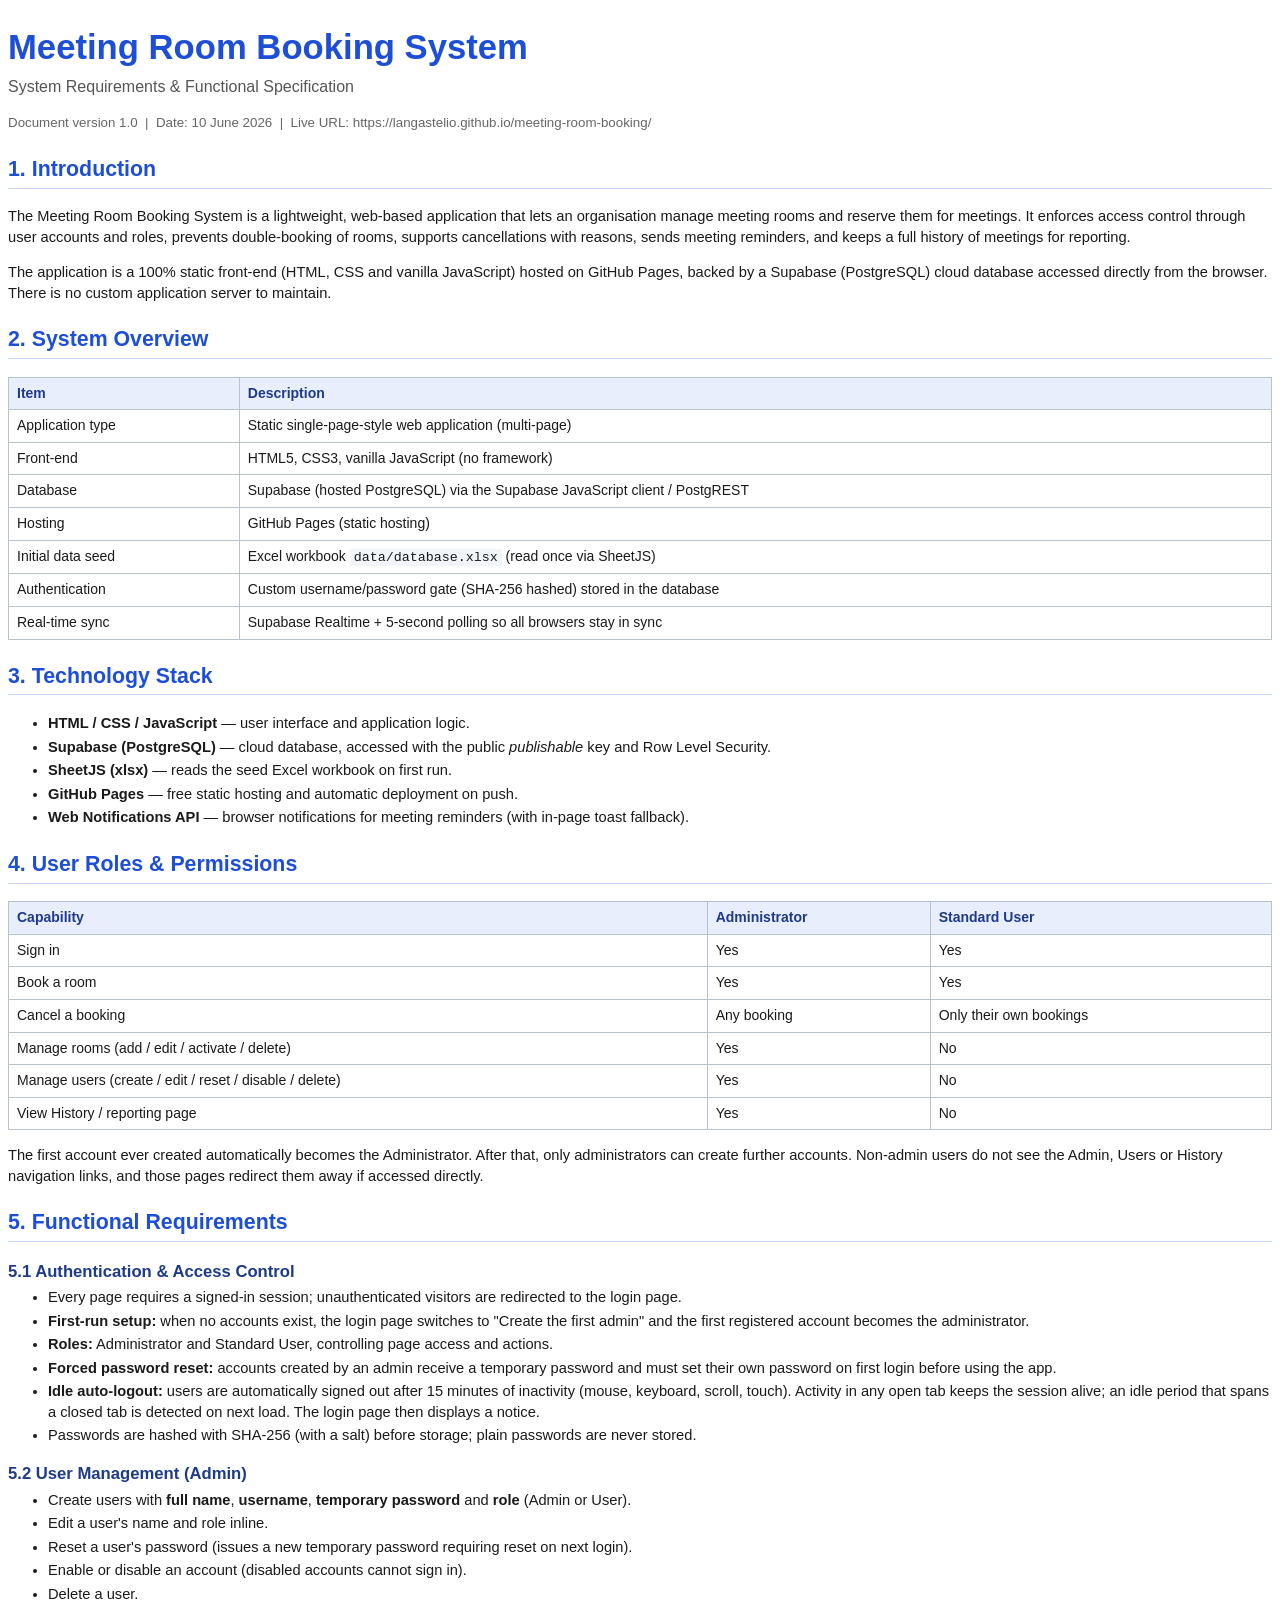
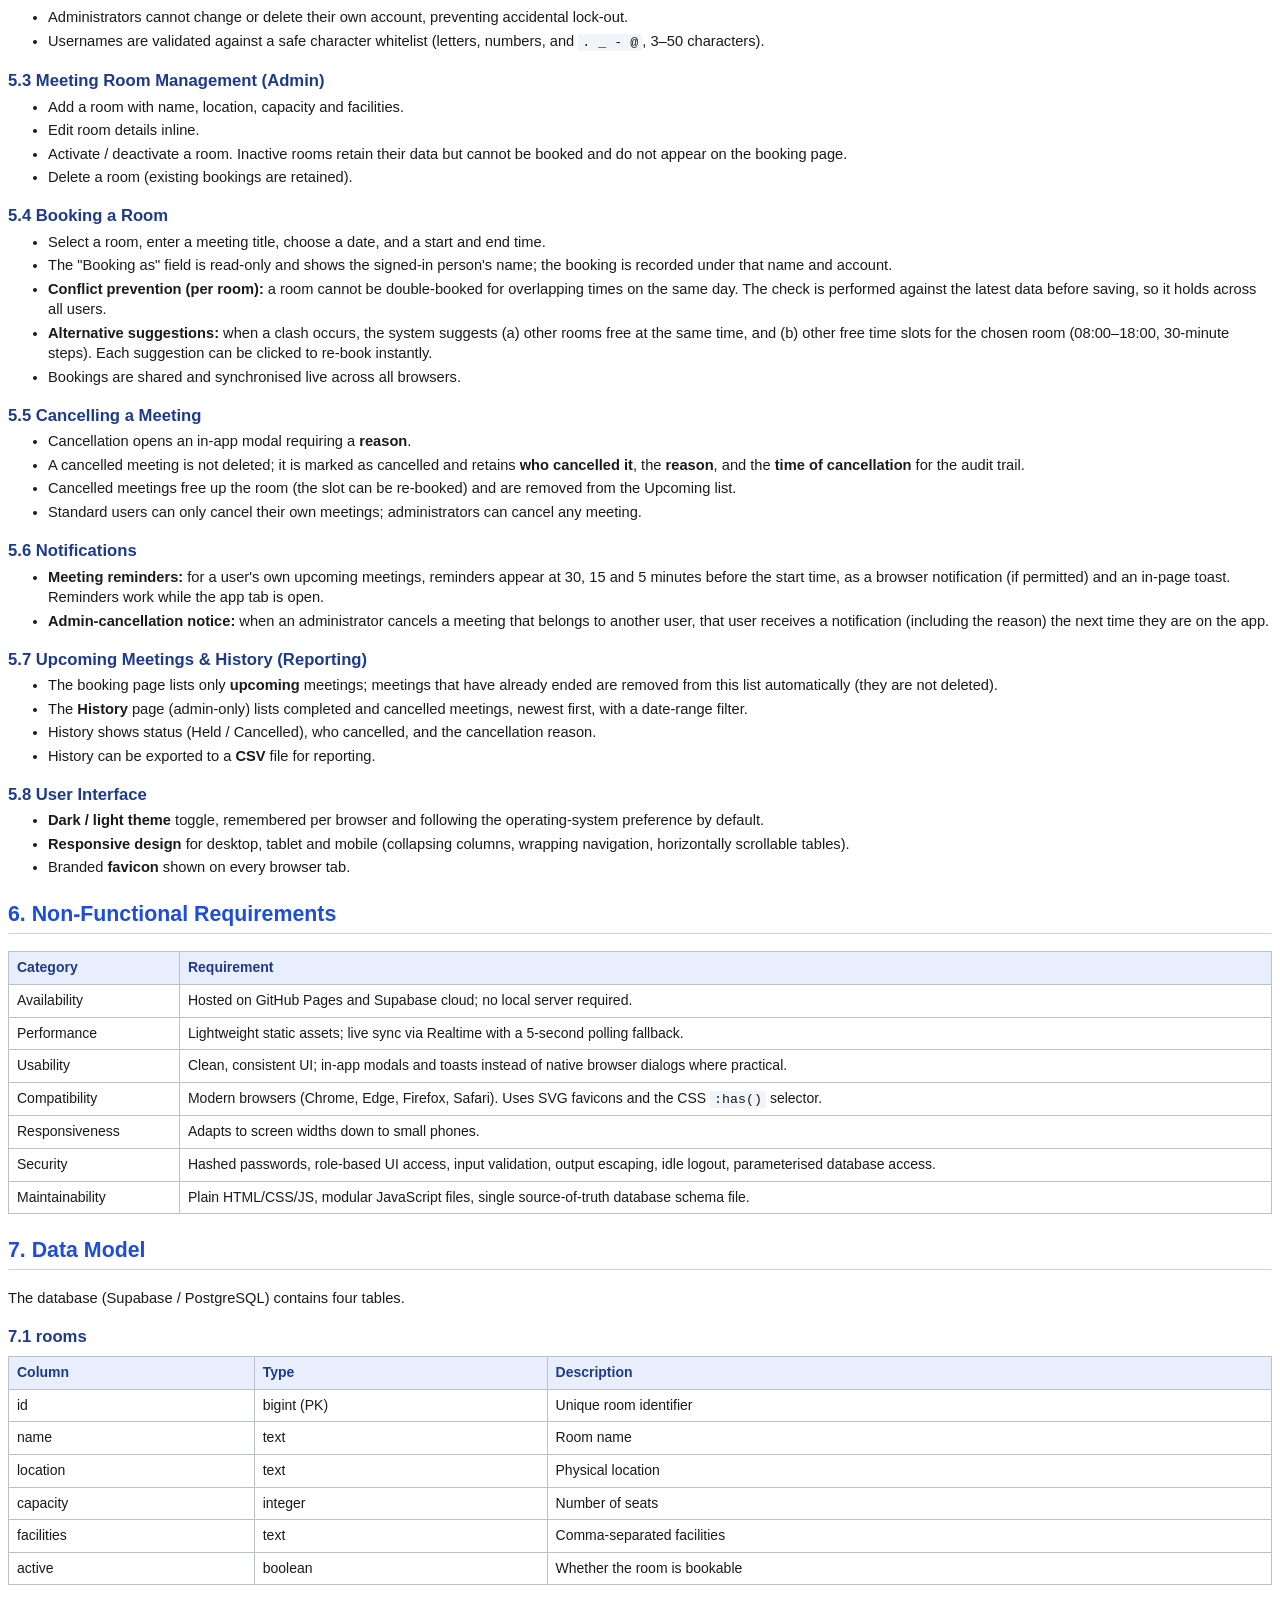
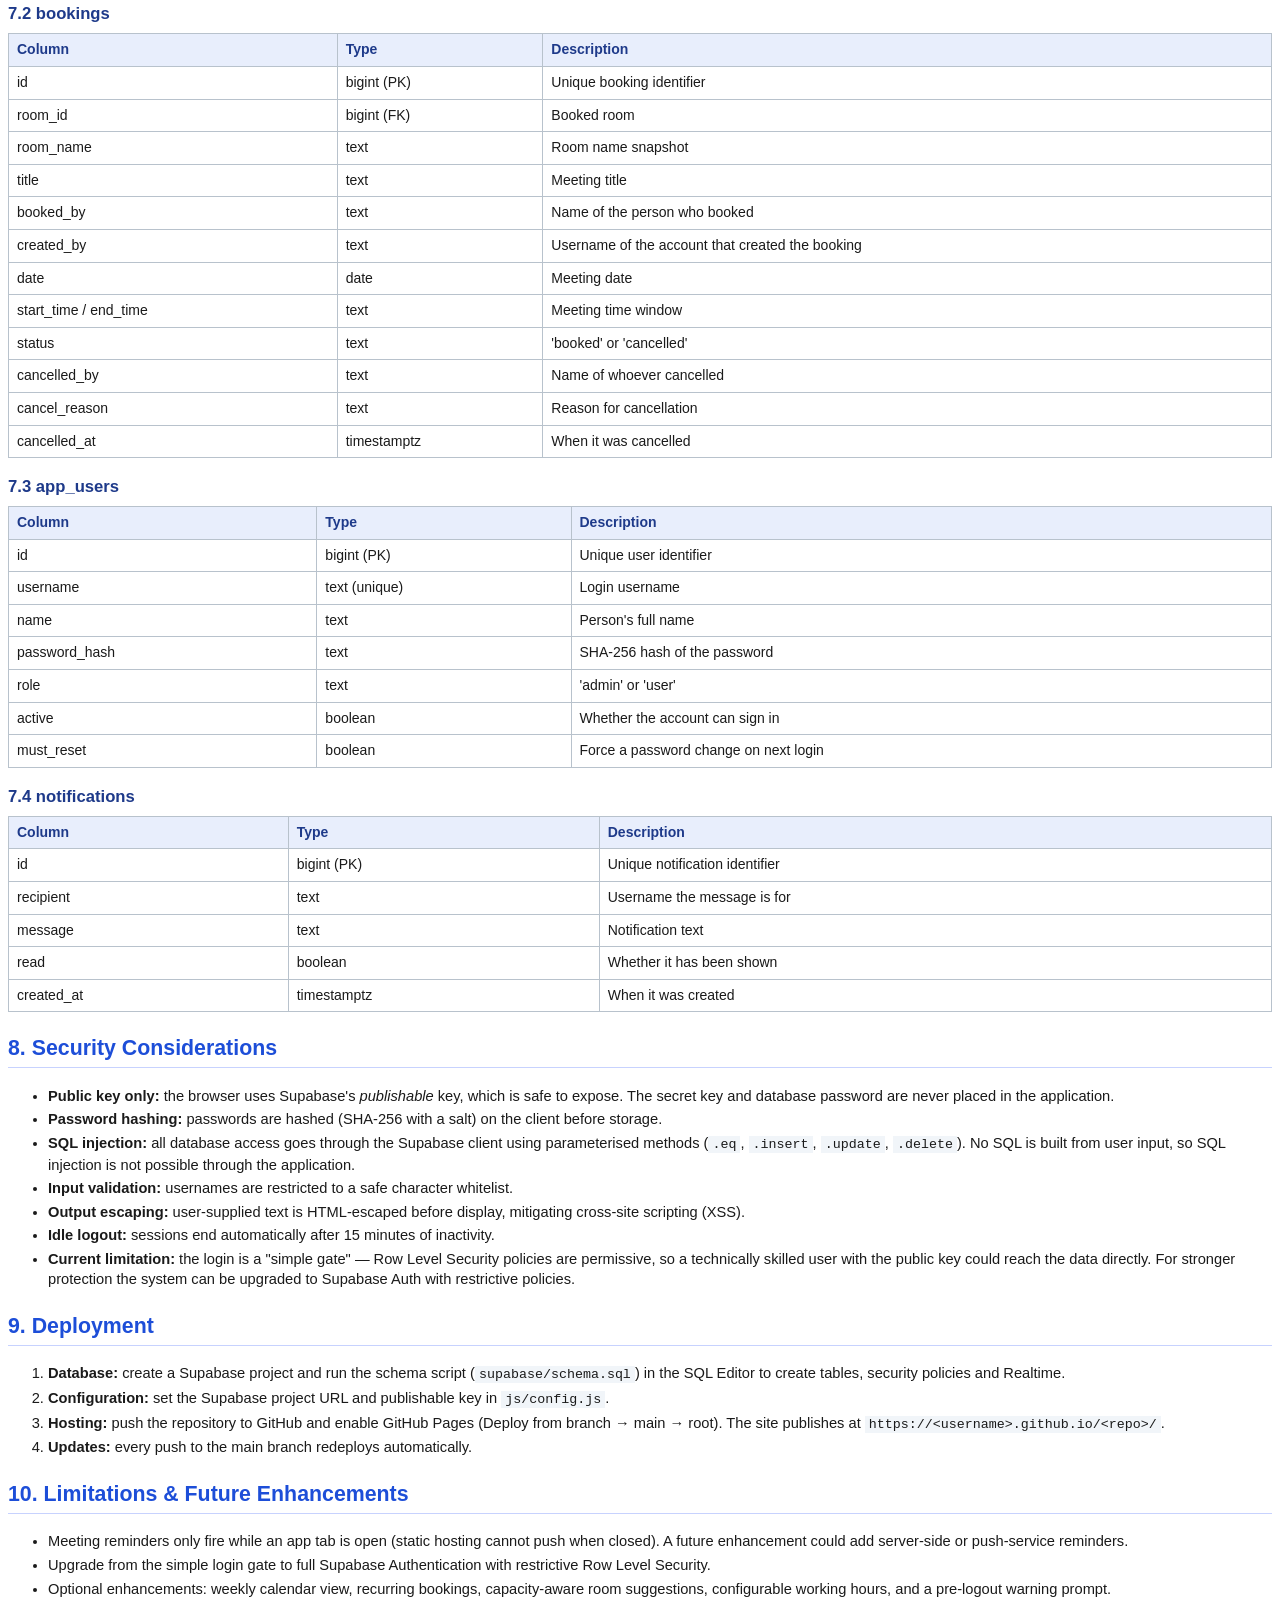
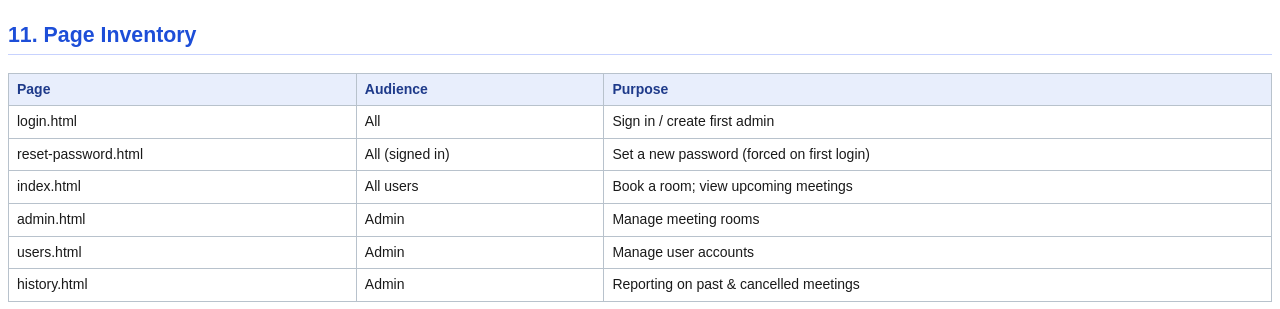
<file: docs/system-documentation.html>
<!DOCTYPE html>
<html lang="en">
<head>
<meta charset="UTF-8" />
<title>Meeting Room Booking System — Documentation</title>
<style>
  body { font-family: Calibri, Arial, sans-serif; font-size: 11pt; color: #1a1a1a; line-height: 1.4; }
  h1 { font-size: 26pt; color: #1d4ed8; margin-bottom: 0; }
  h2 { font-size: 16pt; color: #1d4ed8; border-bottom: 1px solid #c7d2fe; padding-bottom: 3px; margin-top: 22px; }
  h3 { font-size: 12.5pt; color: #1e3a8a; margin-bottom: 2px; }
  .subtitle { font-size: 12pt; color: #555; margin-top: 4px; }
  .meta { color: #666; font-size: 10pt; }
  table { border-collapse: collapse; width: 100%; margin: 8px 0 14px; }
  th, td { border: 1px solid #b8c2cc; padding: 6px 8px; text-align: left; vertical-align: top; font-size: 10.5pt; }
  th { background: #e8eefc; color: #1e3a8a; }
  code { background: #f1f5f9; padding: 1px 4px; font-family: Consolas, monospace; font-size: 10pt; }
  ul { margin-top: 4px; }
  li { margin-bottom: 3px; }
  .tag { background:#e8eefc; color:#1e3a8a; border-radius:8px; padding:1px 7px; font-size:9pt; }
</style>
</head>
<body>

<h1>Meeting Room Booking System</h1>
<p class="subtitle">System Requirements &amp; Functional Specification</p>
<p class="meta">Document version 1.0 &nbsp;|&nbsp; Date: 10 June 2026 &nbsp;|&nbsp; Live URL: https://langastelio.github.io/meeting-room-booking/</p>

<h2>1. Introduction</h2>
<p>The Meeting Room Booking System is a lightweight, web-based application that lets an organisation
manage meeting rooms and reserve them for meetings. It enforces access control through user accounts
and roles, prevents double-booking of rooms, supports cancellations with reasons, sends meeting
reminders, and keeps a full history of meetings for reporting.</p>
<p>The application is a 100% static front-end (HTML, CSS and vanilla JavaScript) hosted on GitHub
Pages, backed by a Supabase (PostgreSQL) cloud database accessed directly from the browser. There is
no custom application server to maintain.</p>

<h2>2. System Overview</h2>
<table>
  <tr><th>Item</th><th>Description</th></tr>
  <tr><td>Application type</td><td>Static single-page-style web application (multi-page)</td></tr>
  <tr><td>Front-end</td><td>HTML5, CSS3, vanilla JavaScript (no framework)</td></tr>
  <tr><td>Database</td><td>Supabase (hosted PostgreSQL) via the Supabase JavaScript client / PostgREST</td></tr>
  <tr><td>Hosting</td><td>GitHub Pages (static hosting)</td></tr>
  <tr><td>Initial data seed</td><td>Excel workbook <code>data/database.xlsx</code> (read once via SheetJS)</td></tr>
  <tr><td>Authentication</td><td>Custom username/password gate (SHA-256 hashed) stored in the database</td></tr>
  <tr><td>Real-time sync</td><td>Supabase Realtime + 5-second polling so all browsers stay in sync</td></tr>
</table>

<h2>3. Technology Stack</h2>
<ul>
  <li><b>HTML / CSS / JavaScript</b> — user interface and application logic.</li>
  <li><b>Supabase (PostgreSQL)</b> — cloud database, accessed with the public <i>publishable</i> key and Row Level Security.</li>
  <li><b>SheetJS (xlsx)</b> — reads the seed Excel workbook on first run.</li>
  <li><b>GitHub Pages</b> — free static hosting and automatic deployment on push.</li>
  <li><b>Web Notifications API</b> — browser notifications for meeting reminders (with in-page toast fallback).</li>
</ul>

<h2>4. User Roles &amp; Permissions</h2>
<table>
  <tr><th>Capability</th><th>Administrator</th><th>Standard User</th></tr>
  <tr><td>Sign in</td><td>Yes</td><td>Yes</td></tr>
  <tr><td>Book a room</td><td>Yes</td><td>Yes</td></tr>
  <tr><td>Cancel a booking</td><td>Any booking</td><td>Only their own bookings</td></tr>
  <tr><td>Manage rooms (add / edit / activate / delete)</td><td>Yes</td><td>No</td></tr>
  <tr><td>Manage users (create / edit / reset / disable / delete)</td><td>Yes</td><td>No</td></tr>
  <tr><td>View History / reporting page</td><td>Yes</td><td>No</td></tr>
</table>
<p>The first account ever created automatically becomes the Administrator. After that, only
administrators can create further accounts. Non-admin users do not see the Admin, Users or History
navigation links, and those pages redirect them away if accessed directly.</p>

<h2>5. Functional Requirements</h2>

<h3>5.1 Authentication &amp; Access Control</h3>
<ul>
  <li>Every page requires a signed-in session; unauthenticated visitors are redirected to the login page.</li>
  <li><b>First-run setup:</b> when no accounts exist, the login page switches to "Create the first admin" and the first registered account becomes the administrator.</li>
  <li><b>Roles:</b> Administrator and Standard User, controlling page access and actions.</li>
  <li><b>Forced password reset:</b> accounts created by an admin receive a temporary password and must set their own password on first login before using the app.</li>
  <li><b>Idle auto-logout:</b> users are automatically signed out after 15 minutes of inactivity (mouse, keyboard, scroll, touch). Activity in any open tab keeps the session alive; an idle period that spans a closed tab is detected on next load. The login page then displays a notice.</li>
  <li>Passwords are hashed with SHA-256 (with a salt) before storage; plain passwords are never stored.</li>
</ul>

<h3>5.2 User Management (Admin)</h3>
<ul>
  <li>Create users with <b>full name</b>, <b>username</b>, <b>temporary password</b> and <b>role</b> (Admin or User).</li>
  <li>Edit a user's name and role inline.</li>
  <li>Reset a user's password (issues a new temporary password requiring reset on next login).</li>
  <li>Enable or disable an account (disabled accounts cannot sign in).</li>
  <li>Delete a user.</li>
  <li>Administrators cannot change or delete their own account, preventing accidental lock-out.</li>
  <li>Usernames are validated against a safe character whitelist (letters, numbers, and <code>. _ - @</code>, 3–50 characters).</li>
</ul>

<h3>5.3 Meeting Room Management (Admin)</h3>
<ul>
  <li>Add a room with name, location, capacity and facilities.</li>
  <li>Edit room details inline.</li>
  <li>Activate / deactivate a room. Inactive rooms retain their data but cannot be booked and do not appear on the booking page.</li>
  <li>Delete a room (existing bookings are retained).</li>
</ul>

<h3>5.4 Booking a Room</h3>
<ul>
  <li>Select a room, enter a meeting title, choose a date, and a start and end time.</li>
  <li>The "Booking as" field is read-only and shows the signed-in person's name; the booking is recorded under that name and account.</li>
  <li><b>Conflict prevention (per room):</b> a room cannot be double-booked for overlapping times on the same day. The check is performed against the latest data before saving, so it holds across all users.</li>
  <li><b>Alternative suggestions:</b> when a clash occurs, the system suggests (a) other rooms free at the same time, and (b) other free time slots for the chosen room (08:00–18:00, 30-minute steps). Each suggestion can be clicked to re-book instantly.</li>
  <li>Bookings are shared and synchronised live across all browsers.</li>
</ul>

<h3>5.5 Cancelling a Meeting</h3>
<ul>
  <li>Cancellation opens an in-app modal requiring a <b>reason</b>.</li>
  <li>A cancelled meeting is not deleted; it is marked as cancelled and retains <b>who cancelled it</b>, the <b>reason</b>, and the <b>time of cancellation</b> for the audit trail.</li>
  <li>Cancelled meetings free up the room (the slot can be re-booked) and are removed from the Upcoming list.</li>
  <li>Standard users can only cancel their own meetings; administrators can cancel any meeting.</li>
</ul>

<h3>5.6 Notifications</h3>
<ul>
  <li><b>Meeting reminders:</b> for a user's own upcoming meetings, reminders appear at 30, 15 and 5 minutes before the start time, as a browser notification (if permitted) and an in-page toast. Reminders work while the app tab is open.</li>
  <li><b>Admin-cancellation notice:</b> when an administrator cancels a meeting that belongs to another user, that user receives a notification (including the reason) the next time they are on the app.</li>
</ul>

<h3>5.7 Upcoming Meetings &amp; History (Reporting)</h3>
<ul>
  <li>The booking page lists only <b>upcoming</b> meetings; meetings that have already ended are removed from this list automatically (they are not deleted).</li>
  <li>The <b>History</b> page (admin-only) lists completed and cancelled meetings, newest first, with a date-range filter.</li>
  <li>History shows status (Held / Cancelled), who cancelled, and the cancellation reason.</li>
  <li>History can be exported to a <b>CSV</b> file for reporting.</li>
</ul>

<h3>5.8 User Interface</h3>
<ul>
  <li><b>Dark / light theme</b> toggle, remembered per browser and following the operating-system preference by default.</li>
  <li><b>Responsive design</b> for desktop, tablet and mobile (collapsing columns, wrapping navigation, horizontally scrollable tables).</li>
  <li>Branded <b>favicon</b> shown on every browser tab.</li>
</ul>

<h2>6. Non-Functional Requirements</h2>
<table>
  <tr><th>Category</th><th>Requirement</th></tr>
  <tr><td>Availability</td><td>Hosted on GitHub Pages and Supabase cloud; no local server required.</td></tr>
  <tr><td>Performance</td><td>Lightweight static assets; live sync via Realtime with a 5-second polling fallback.</td></tr>
  <tr><td>Usability</td><td>Clean, consistent UI; in-app modals and toasts instead of native browser dialogs where practical.</td></tr>
  <tr><td>Compatibility</td><td>Modern browsers (Chrome, Edge, Firefox, Safari). Uses SVG favicons and the CSS <code>:has()</code> selector.</td></tr>
  <tr><td>Responsiveness</td><td>Adapts to screen widths down to small phones.</td></tr>
  <tr><td>Security</td><td>Hashed passwords, role-based UI access, input validation, output escaping, idle logout, parameterised database access.</td></tr>
  <tr><td>Maintainability</td><td>Plain HTML/CSS/JS, modular JavaScript files, single source-of-truth database schema file.</td></tr>
</table>

<h2>7. Data Model</h2>
<p>The database (Supabase / PostgreSQL) contains four tables.</p>

<h3>7.1 rooms</h3>
<table>
  <tr><th>Column</th><th>Type</th><th>Description</th></tr>
  <tr><td>id</td><td>bigint (PK)</td><td>Unique room identifier</td></tr>
  <tr><td>name</td><td>text</td><td>Room name</td></tr>
  <tr><td>location</td><td>text</td><td>Physical location</td></tr>
  <tr><td>capacity</td><td>integer</td><td>Number of seats</td></tr>
  <tr><td>facilities</td><td>text</td><td>Comma-separated facilities</td></tr>
  <tr><td>active</td><td>boolean</td><td>Whether the room is bookable</td></tr>
</table>

<h3>7.2 bookings</h3>
<table>
  <tr><th>Column</th><th>Type</th><th>Description</th></tr>
  <tr><td>id</td><td>bigint (PK)</td><td>Unique booking identifier</td></tr>
  <tr><td>room_id</td><td>bigint (FK)</td><td>Booked room</td></tr>
  <tr><td>room_name</td><td>text</td><td>Room name snapshot</td></tr>
  <tr><td>title</td><td>text</td><td>Meeting title</td></tr>
  <tr><td>booked_by</td><td>text</td><td>Name of the person who booked</td></tr>
  <tr><td>created_by</td><td>text</td><td>Username of the account that created the booking</td></tr>
  <tr><td>date</td><td>date</td><td>Meeting date</td></tr>
  <tr><td>start_time / end_time</td><td>text</td><td>Meeting time window</td></tr>
  <tr><td>status</td><td>text</td><td>'booked' or 'cancelled'</td></tr>
  <tr><td>cancelled_by</td><td>text</td><td>Name of whoever cancelled</td></tr>
  <tr><td>cancel_reason</td><td>text</td><td>Reason for cancellation</td></tr>
  <tr><td>cancelled_at</td><td>timestamptz</td><td>When it was cancelled</td></tr>
</table>

<h3>7.3 app_users</h3>
<table>
  <tr><th>Column</th><th>Type</th><th>Description</th></tr>
  <tr><td>id</td><td>bigint (PK)</td><td>Unique user identifier</td></tr>
  <tr><td>username</td><td>text (unique)</td><td>Login username</td></tr>
  <tr><td>name</td><td>text</td><td>Person's full name</td></tr>
  <tr><td>password_hash</td><td>text</td><td>SHA-256 hash of the password</td></tr>
  <tr><td>role</td><td>text</td><td>'admin' or 'user'</td></tr>
  <tr><td>active</td><td>boolean</td><td>Whether the account can sign in</td></tr>
  <tr><td>must_reset</td><td>boolean</td><td>Force a password change on next login</td></tr>
</table>

<h3>7.4 notifications</h3>
<table>
  <tr><th>Column</th><th>Type</th><th>Description</th></tr>
  <tr><td>id</td><td>bigint (PK)</td><td>Unique notification identifier</td></tr>
  <tr><td>recipient</td><td>text</td><td>Username the message is for</td></tr>
  <tr><td>message</td><td>text</td><td>Notification text</td></tr>
  <tr><td>read</td><td>boolean</td><td>Whether it has been shown</td></tr>
  <tr><td>created_at</td><td>timestamptz</td><td>When it was created</td></tr>
</table>

<h2>8. Security Considerations</h2>
<ul>
  <li><b>Public key only:</b> the browser uses Supabase's <i>publishable</i> key, which is safe to expose. The secret key and database password are never placed in the application.</li>
  <li><b>Password hashing:</b> passwords are hashed (SHA-256 with a salt) on the client before storage.</li>
  <li><b>SQL injection:</b> all database access goes through the Supabase client using parameterised methods (<code>.eq</code>, <code>.insert</code>, <code>.update</code>, <code>.delete</code>). No SQL is built from user input, so SQL injection is not possible through the application.</li>
  <li><b>Input validation:</b> usernames are restricted to a safe character whitelist.</li>
  <li><b>Output escaping:</b> user-supplied text is HTML-escaped before display, mitigating cross-site scripting (XSS).</li>
  <li><b>Idle logout:</b> sessions end automatically after 15 minutes of inactivity.</li>
  <li><b>Current limitation:</b> the login is a "simple gate" — Row Level Security policies are permissive, so a technically skilled user with the public key could reach the data directly. For stronger protection the system can be upgraded to Supabase Auth with restrictive policies.</li>
</ul>

<h2>9. Deployment</h2>
<ol>
  <li><b>Database:</b> create a Supabase project and run the schema script (<code>supabase/schema.sql</code>) in the SQL Editor to create tables, security policies and Realtime.</li>
  <li><b>Configuration:</b> set the Supabase project URL and publishable key in <code>js/config.js</code>.</li>
  <li><b>Hosting:</b> push the repository to GitHub and enable GitHub Pages (Deploy from branch → main → root). The site publishes at <code>https://&lt;username&gt;.github.io/&lt;repo&gt;/</code>.</li>
  <li><b>Updates:</b> every push to the main branch redeploys automatically.</li>
</ol>

<h2>10. Limitations &amp; Future Enhancements</h2>
<ul>
  <li>Meeting reminders only fire while an app tab is open (static hosting cannot push when closed). A future enhancement could add server-side or push-service reminders.</li>
  <li>Upgrade from the simple login gate to full Supabase Authentication with restrictive Row Level Security.</li>
  <li>Optional enhancements: weekly calendar view, recurring bookings, capacity-aware room suggestions, configurable working hours, and a pre-logout warning prompt.</li>
</ul>

<h2>11. Page Inventory</h2>
<table>
  <tr><th>Page</th><th>Audience</th><th>Purpose</th></tr>
  <tr><td>login.html</td><td>All</td><td>Sign in / create first admin</td></tr>
  <tr><td>reset-password.html</td><td>All (signed in)</td><td>Set a new password (forced on first login)</td></tr>
  <tr><td>index.html</td><td>All users</td><td>Book a room; view upcoming meetings</td></tr>
  <tr><td>admin.html</td><td>Admin</td><td>Manage meeting rooms</td></tr>
  <tr><td>users.html</td><td>Admin</td><td>Manage user accounts</td></tr>
  <tr><td>history.html</td><td>Admin</td><td>Reporting on past &amp; cancelled meetings</td></tr>
</table>

</body>
</html>
</file>
